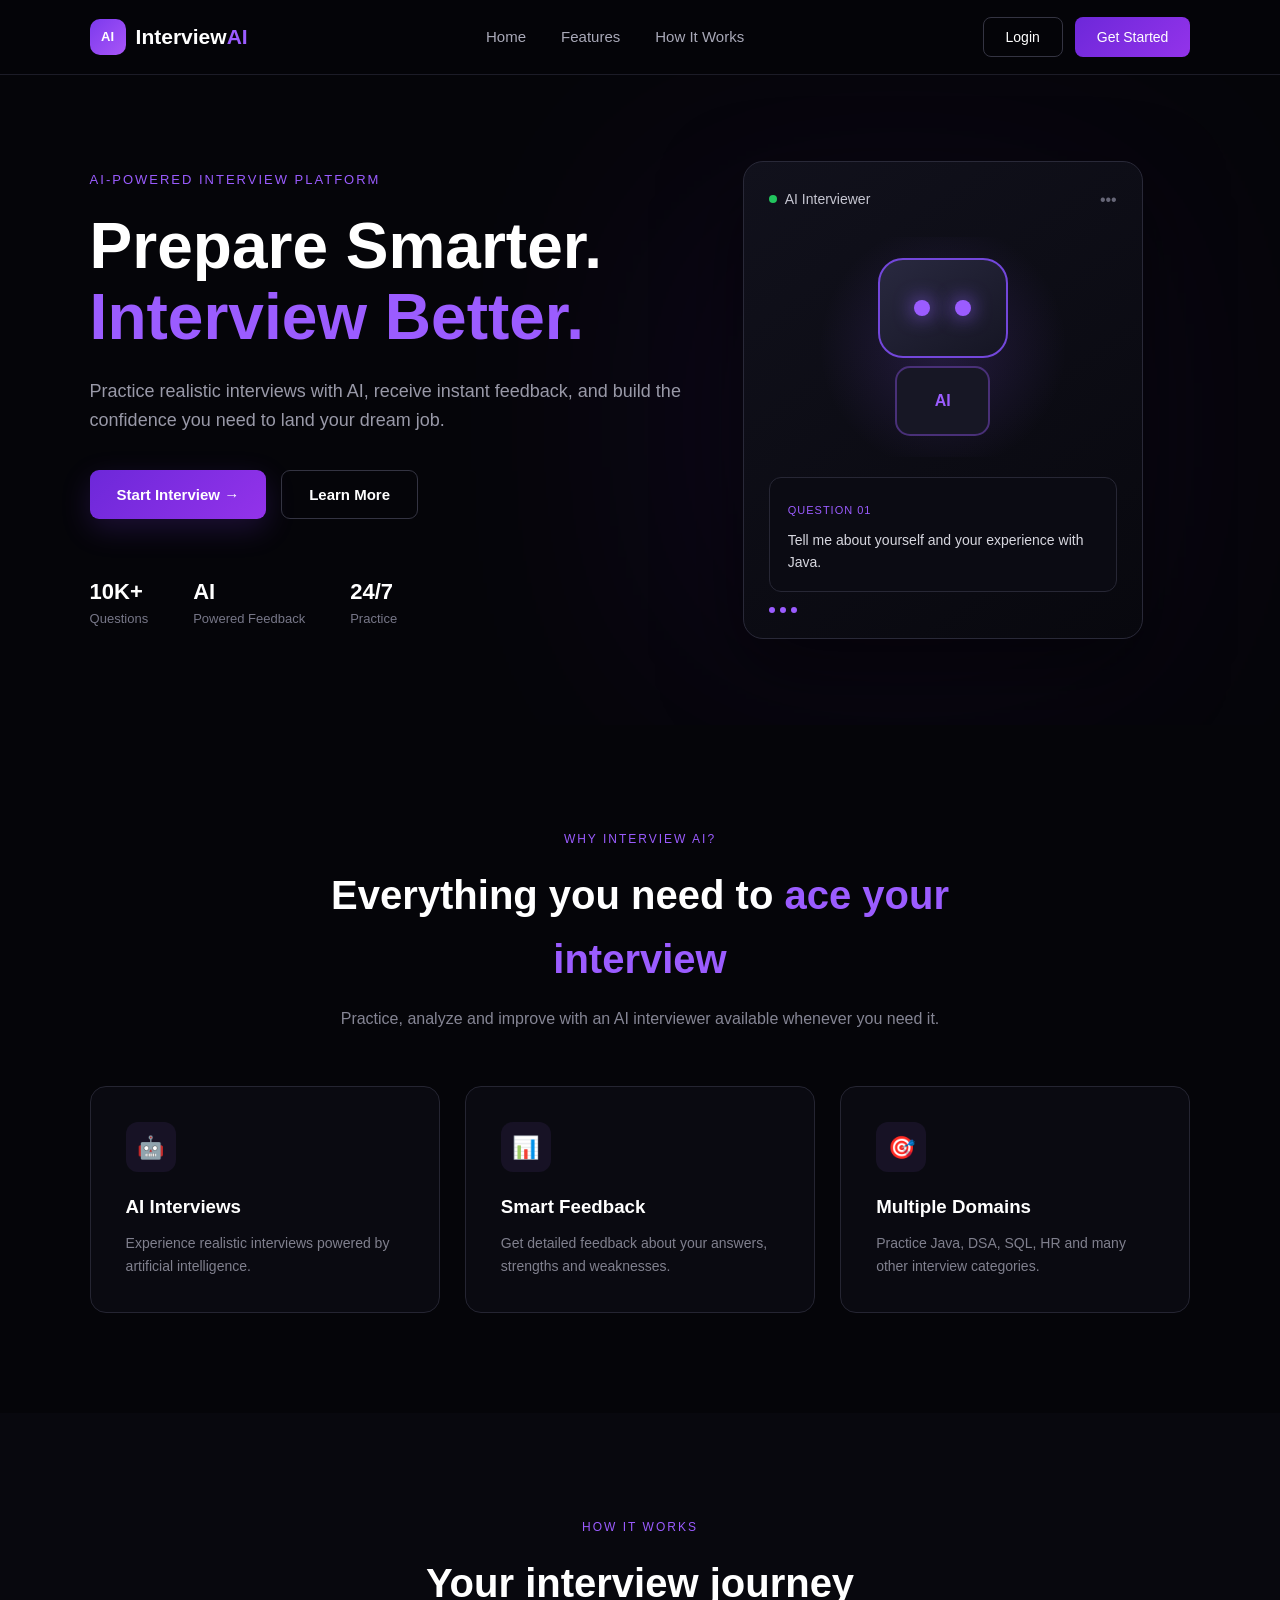
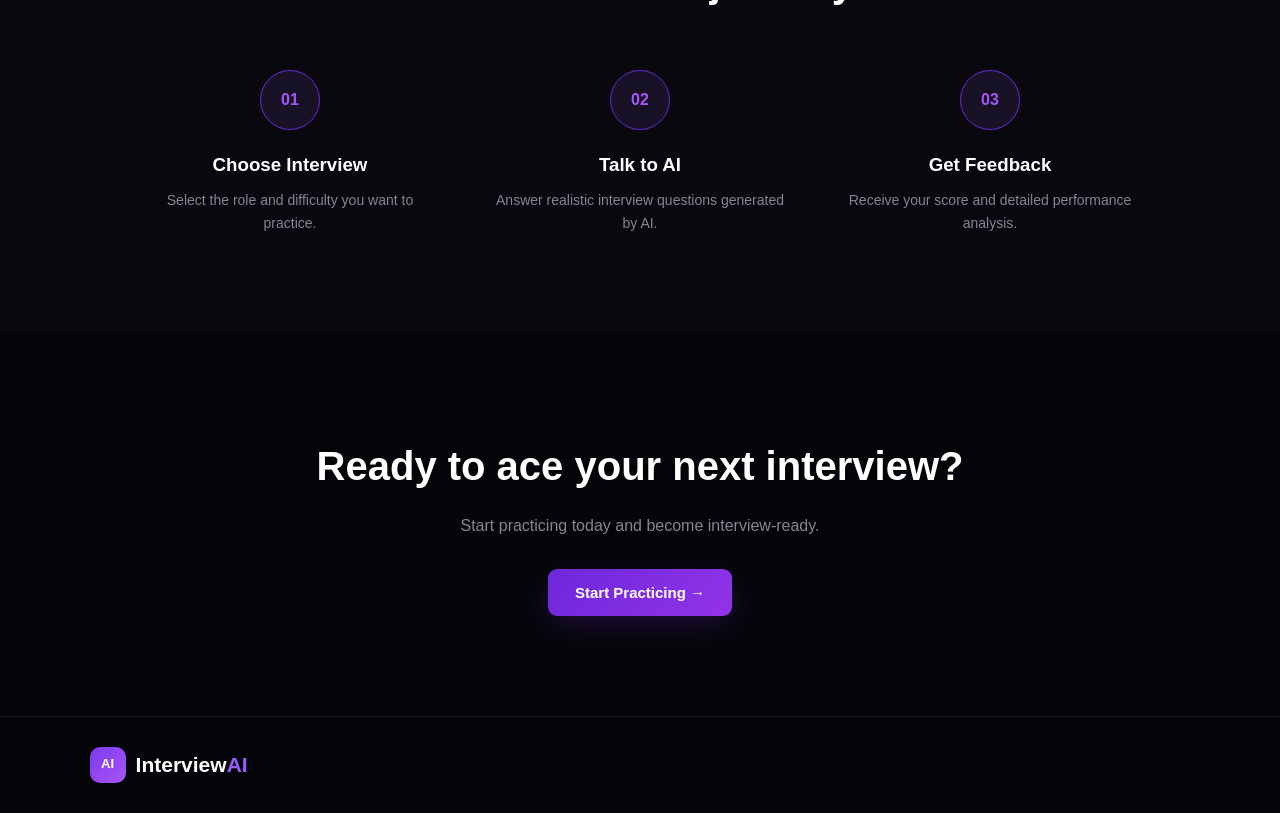
<file: Frontend/index.html>
<!DOCTYPE html>
<html lang="en">

<head>
    <meta charset="UTF-8">
    <meta name="viewport" content="width=device-width, initial-scale=1.0">

    <title>InterviewAI</title>

    <link rel="stylesheet" href="style.css">
</head>

<body>

    <!-- NAVBAR -->

    <nav class="navbar">

        <div class="logo">
            <div class="logo-icon">AI</div>
            <span>Interview<span class="purple">AI</span></span>
        </div>

        <div class="nav-links">
            <a href="#">Home</a>
            <a href="#features">Features</a>
            <a href="#how-it-works">How It Works</a>
        </div>

        <div class="nav-buttons">
            <button class="login-btn" id="loginBtn">
                Login
            </button>

            <button class="get-started" id="getStartedBtn">
                Get Started
            </button>
        </div>

    </nav>


    <!-- HERO SECTION -->

    <section class="hero">

        <div class="hero-left">

            <div class="small-heading">
                AI-POWERED INTERVIEW PLATFORM
            </div>

            <h1>
                Prepare Smarter.
                <br>
                <span>Interview Better.</span>
            </h1>

            <p>
                Practice realistic interviews with AI, receive
                instant feedback, and build the confidence you
                need to land your dream job.
            </p>

            <div class="hero-buttons">

                <button class="primary-btn" id="startInterviewBtn">
                    Start Interview
                    <span>→</span>
                </button>

                <button class="secondary-btn" id="learnMoreBtn">
                    Learn More
                </button>

            </div>

            <div class="hero-stats">

                <div>
                    <strong>10K+</strong>
                    <span>Questions</span>
                </div>

                <div>
                    <strong>AI</strong>
                    <span>Powered Feedback</span>
                </div>

                <div>
                    <strong>24/7</strong>
                    <span>Practice</span>
                </div>

            </div>

        </div>


        <!-- RIGHT SIDE -->

        <div class="hero-right">

            <div class="ai-card">

                <div class="card-header">

                    <div class="status">
                        <span class="status-dot"></span>
                        AI Interviewer
                    </div>

                    <div class="three-dots">
                        •••
                    </div>

                </div>


                <div class="robot">

                    <div class="robot-head">

                        <div class="robot-eye"></div>
                        <div class="robot-eye"></div>

                    </div>

                    <div class="robot-body">

                        <div class="robot-screen">
                            AI
                        </div>

                    </div>

                </div>


                <div class="question-box">

                    <span>QUESTION 01</span>

                    <p>
                        Tell me about yourself and your
                        experience with Java.
                    </p>

                </div>


                <div class="thinking">

                    <span></span>
                    <span></span>
                    <span></span>

                </div>

            </div>

        </div>

    </section>


    <!-- FEATURES -->

    <section class="features" id="features">

        <div class="section-heading">

            <span>WHY INTERVIEW AI?</span>

            <h2>
                Everything you need to
                <span>ace your interview</span>
            </h2>

            <p>
                Practice, analyze and improve with an AI
                interviewer available whenever you need it.
            </p>

        </div>


        <div class="feature-container">

            <div class="feature-card">

                <div class="feature-icon">
                    🤖
                </div>

                <h3>AI Interviews</h3>

                <p>
                    Experience realistic interviews powered
                    by artificial intelligence.
                </p>

            </div>


            <div class="feature-card">

                <div class="feature-icon">
                    📊
                </div>

                <h3>Smart Feedback</h3>

                <p>
                    Get detailed feedback about your answers,
                    strengths and weaknesses.
                </p>

            </div>


            <div class="feature-card">

                <div class="feature-icon">
                    🎯
                </div>

                <h3>Multiple Domains</h3>

                <p>
                    Practice Java, DSA, SQL, HR and many
                    other interview categories.
                </p>

            </div>

        </div>

    </section>


    <!-- HOW IT WORKS -->

    <section class="how-it-works" id="how-it-works">

        <div class="section-heading">

            <span>HOW IT WORKS</span>

            <h2>
                Your interview journey
            </h2>

        </div>


        <div class="steps">

            <div class="step">

                <div class="step-number">
                    01
                </div>

                <h3>Choose Interview</h3>

                <p>
                    Select the role and difficulty
                    you want to practice.
                </p>

            </div>


            <div class="step">

                <div class="step-number">
                    02
                </div>

                <h3>Talk to AI</h3>

                <p>
                    Answer realistic interview
                    questions generated by AI.
                </p>

            </div>


            <div class="step">

                <div class="step-number">
                    03
                </div>

                <h3>Get Feedback</h3>

                <p>
                    Receive your score and detailed
                    performance analysis.
                </p>

            </div>

        </div>

    </section>


    <!-- CTA -->

    <section class="cta">

        <h2>
            Ready to ace your next interview?
        </h2>

        <p>
            Start practicing today and become
            interview-ready.
        </p>

        <button class="primary-btn" id="ctaBtn">
            Start Practicing →
        </button>

    </section>


    <!-- FOOTER -->

    <footer>

        <div class="logo">
            <div class="logo-icon">AI</div>
            <span>Interview<span class="purple">AI</span></span>
        </div>

       

    </footer>


    <script src="script.js"></script>

</body>

</html>
</file>
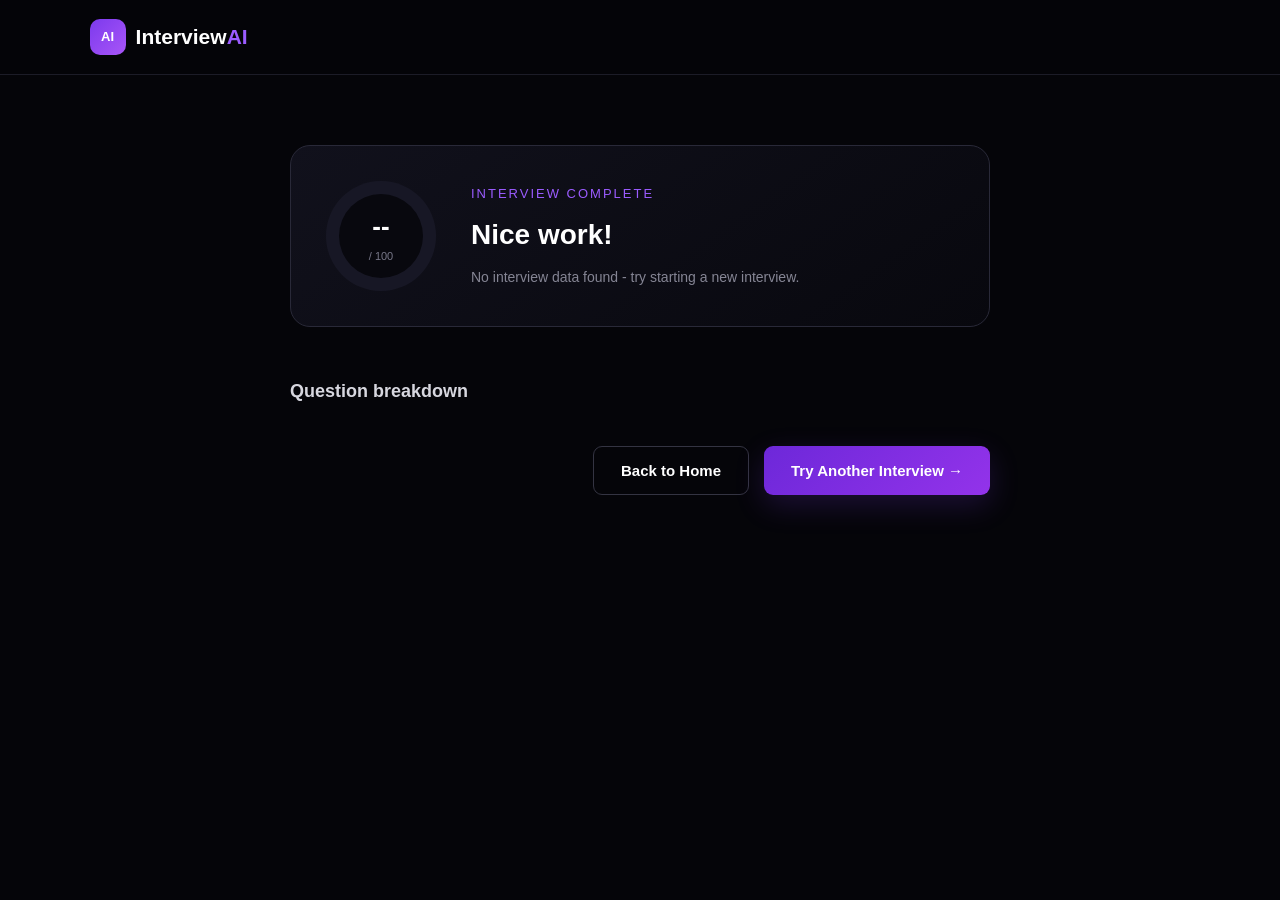
<file: Frontend/feedback.html>
<!DOCTYPE html>
<html lang="en">

<head>
    <meta charset="UTF-8">
    <meta name="viewport" content="width=device-width, initial-scale=1.0">

    <title>Your Results — InterviewAI</title>

    <link rel="stylesheet" href="style.css">
</head>

<body>

    <!-- NAVBAR -->

    <nav class="navbar">

        <div class="logo">
            <div class="logo-icon">AI</div>
            <span>Interview<span class="purple">AI</span></span>
        </div>

    </nav>


    <!-- FEEDBACK -->

    <section class="feedback">

        <div class="feedback-inner">

            <!-- SCORE -->

            <div class="score-card">

                <div class="score-ring" id="scoreRing">
                    <span class="score-number" id="scoreNumber">--</span>
                    <span class="score-label">/ 100</span>
                </div>

                <div class="score-text">

                    <span class="small-heading">INTERVIEW COMPLETE</span>

                    <h1 id="scoreHeadline">Nice work!</h1>

                    <p id="scoreSummary">
                        Here's how you did across all your questions.
                    </p>

                </div>

            </div>


            <!-- BREAKDOWN -->

            <div class="breakdown">

                <h2>Question breakdown</h2>

                <div id="breakdownList"></div>

            </div>


            <!-- ACTIONS -->

            <div class="feedback-actions">

                <button class="secondary-btn" id="homeBtn">
                    Back to Home
                </button>

                <button class="primary-btn" id="retryBtn">
                    Try Another Interview
                    <span>→</span>
                </button>

            </div>

        </div>

    </section>

    <script src="feedback.js"></script>

</body>

</html>
</file>
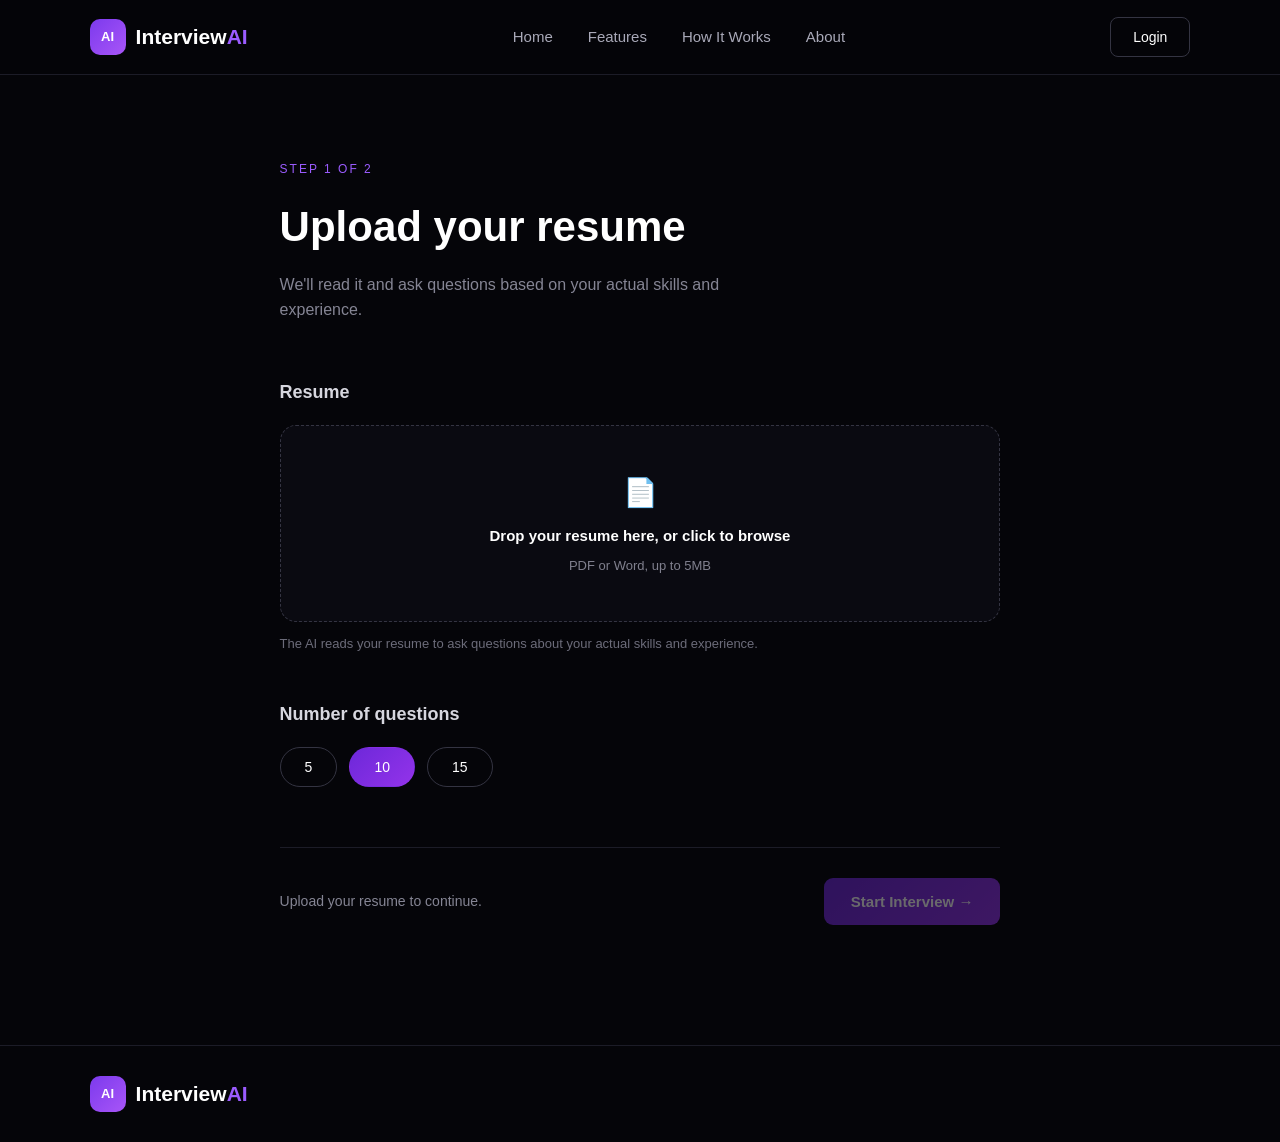
<file: Frontend/setup.html>
<!DOCTYPE html>
<html lang="en">

<head>
    <meta charset="UTF-8">
    <meta name="viewport" content="width=device-width, initial-scale=1.0">

    <title>Set Up Your Interview — InterviewAI</title>

    <link rel="stylesheet" href="style.css">
</head>

<body>

    <!-- NAVBAR -->

    <nav class="navbar">

        <div class="logo">
            <div class="logo-icon">AI</div>
            <span>Interview<span class="purple">AI</span></span>
        </div>

        <div class="nav-links">
            <a href="index.html">Home</a>
            <a href="index.html#features">Features</a>
            <a href="index.html#how-it-works">How It Works</a>
            <a href="index.html#about">About</a>
        </div>

        <div class="nav-buttons">
            <button class="login-btn" id="loginBtn">
                Login
            </button>
        </div>

    </nav>


    <!-- SETUP -->

    <section class="setup">

        <div class="setup-heading">

            <span>STEP 1 OF 2</span>

            <h1>Upload your resume</h1>

            <p>
                We'll read it and ask questions based on
                your actual skills and experience.
            </p>

        </div>


        <!-- RESUME UPLOAD -->

        <div class="setup-block">

            <h2>Resume</h2>

            <label class="upload-zone" id="uploadZone" for="resumeInput">

                <input
                    type="file"
                    id="resumeInput"
                    accept=".pdf,.doc,.docx"
                    hidden
                >

                <span class="upload-icon">📄</span>

                <span class="upload-title" id="uploadTitle">
                    Drop your resume here, or click to browse
                </span>

                <span class="upload-hint" id="uploadHint">
                    PDF or Word, up to 5MB
                </span>

            </label>

            <p class="upload-note">
                The AI reads your resume to ask questions
                about your actual skills and experience.
            </p>

        </div>


        <!-- QUESTION COUNT -->

        <div class="setup-block">

            <h2>Number of questions</h2>

            <div class="pill-group" id="countGroup">

                <button class="pill" data-count="5">5</button>
                <button class="pill" data-count="10">10</button>
                <button class="pill" data-count="15">15</button>

            </div>

        </div>


        <!-- SUMMARY / START -->

        <div class="setup-footer">

            <div class="setup-summary" id="setupSummary">
                Upload your resume to continue.
            </div>

            <button class="primary-btn" id="startBtn" disabled>
                Start Interview
                <span>→</span>
            </button>

        </div>

    </section>


    <!-- FOOTER -->

    <footer>

        <div class="logo">
            <div class="logo-icon">AI</div>
            <span>Interview<span class="purple">AI</span></span>
        </div>

    </footer>

    <script src="setup.js"></script>

</body>

</html>
</file>
<file: Frontend/style.css>
* {
    margin: 0;
    padding: 0;
    box-sizing: border-box;
}


body {
    font-family: Arial, Helvetica, sans-serif;

    background: #050509;

    color: white;

    line-height: 1.6;
}


/* =========================
   NAVBAR
========================= */

.navbar {
    height: 75px;

    display: flex;
    align-items: center;
    justify-content: space-between;

    padding: 0 7%;

    border-bottom: 1px solid #1c1c27;

    background: rgba(5, 5, 9, 0.95);
}


.logo {
    display: flex;
    align-items: center;

    gap: 10px;

    font-size: 21px;
    font-weight: bold;
}


.logo-icon {
    width: 36px;
    height: 36px;

    display: flex;
    align-items: center;
    justify-content: center;

    border-radius: 10px;

    background: linear-gradient(
        135deg,
        #7c3aed,
        #a855f7
    );

    font-size: 13px;
}


.purple {
    color: #9b5cff;
}


.nav-links {
    display: flex;

    gap: 35px;
}


.nav-links a {
    color: #a9a9b8;

    text-decoration: none;

    font-size: 15px;

    transition: 0.3s;
}


.nav-links a:hover {
    color: white;
}


.nav-buttons {
    display: flex;

    gap: 12px;
}


.login-btn,
.get-started {
    padding: 11px 22px;

    border-radius: 8px;

    cursor: pointer;

    font-size: 14px;
}


.login-btn {
    background: transparent;

    border: 1px solid #343442;

    color: white;
}


.get-started {
    border: none;

    color: white;

    background: linear-gradient(
        135deg,
        #6d28d9,
        #9333ea
    );
}


/* =========================
   HERO
========================= */

.hero {
    min-height: 650px;

    display: flex;
    align-items: center;

    padding: 80px 7%;

    position: relative;

    overflow: hidden;
}


.hero::before {
    content: "";

    position: absolute;

    width: 500px;
    height: 500px;

    background: #6d28d9;

    opacity: 0.08;

    filter: blur(120px);

    top: 100px;
    right: 10%;
}


.hero-left {
    width: 55%;

    position: relative;

    z-index: 2;
}


.small-heading {
    color: #9b5cff;

    font-size: 13px;

    letter-spacing: 2px;

    margin-bottom: 20px;
}


.hero h1 {
    font-size: 64px;

    line-height: 1.1;

    margin-bottom: 25px;
}


.hero h1 span {
    color: #9b5cff;
}


.hero-left > p {
    max-width: 600px;

    color: #9999a8;

    font-size: 18px;

    margin-bottom: 35px;
}


.hero-buttons {
    display: flex;

    gap: 15px;
}


.primary-btn,
.secondary-btn {
    padding: 15px 27px;

    border-radius: 9px;

    font-size: 15px;

    font-weight: bold;

    cursor: pointer;
}


.primary-btn {
    background: linear-gradient(
        135deg,
        #6d28d9,
        #9333ea
    );

    color: white;

    border: none;

    box-shadow: 0 10px 30px rgba(
        124,
        58,
        237,
        0.2
    );
}


.secondary-btn {
    background: transparent;

    border: 1px solid #343442;

    color: white;
}


.hero-stats {
    display: flex;

    gap: 45px;

    margin-top: 55px;
}


.hero-stats div {
    display: flex;

    flex-direction: column;
}


.hero-stats strong {
    font-size: 22px;
}


.hero-stats span {
    color: #777788;

    font-size: 13px;
}


/* =========================
   AI CARD
========================= */

.hero-right {
    width: 45%;

    display: flex;

    justify-content: center;

    position: relative;
}


.ai-card {
    width: 400px;

    padding: 25px;

    border-radius: 20px;

    background: linear-gradient(
        145deg,
        #11111c,
        #08080e
    );

    border: 1px solid #292938;

    box-shadow:
        0 30px 80px rgba(0, 0, 0, 0.5);
}


.card-header {
    display: flex;

    justify-content: space-between;

    align-items: center;

    color: #c6c6d1;

    margin-bottom: 25px;
}


.status {
    display: flex;

    align-items: center;

    gap: 8px;

    font-size: 14px;
}


.status-dot {
    width: 8px;
    height: 8px;

    border-radius: 50%;

    background: #22c55e;
}


.three-dots {
    color: #666677;
}


/* Robot */

.robot {
    height: 220px;

    display: flex;

    flex-direction: column;

    align-items: center;

    justify-content: center;

    background:
        radial-gradient(
            circle,
            rgba(139, 92, 246, 0.18),
            transparent 60%
        );

    margin-bottom: 20px;
}


.robot-head {
    width: 130px;
    height: 100px;

    border-radius: 25px;

    background: linear-gradient(
        145deg,
        #292940,
        #151523
    );

    border: 2px solid #7347db;

    display: flex;

    align-items: center;

    justify-content: center;

    gap: 25px;
}


.robot-eye {
    width: 16px;
    height: 16px;

    border-radius: 50%;

    background: #9b5cff;

    box-shadow:
        0 0 20px #8b5cf6;
}


.robot-body {
    width: 95px;
    height: 70px;

    background: #171725;

    border: 2px solid #493078;

    border-radius: 15px;

    display: flex;

    justify-content: center;

    align-items: center;

    margin-top: 8px;
}


.robot-screen {
    color: #9b5cff;

    font-weight: bold;
}


/* Question */

.question-box {
    background: #0b0b13;

    border: 1px solid #272735;

    padding: 18px;

    border-radius: 12px;
}


.question-box span {
    font-size: 11px;

    color: #9b5cff;

    letter-spacing: 1px;
}


.question-box p {
    color: #d7d7df;

    margin-top: 7px;

    font-size: 14px;
}


/* Thinking */

.thinking {
    display: flex;

    gap: 5px;

    margin-top: 15px;
}


.thinking span {
    width: 6px;
    height: 6px;

    border-radius: 50%;

    background: #9b5cff;
}


/* =========================
   FEATURES
========================= */

.features,
.how-it-works {
    padding: 100px 7%;
}


.section-heading {
    text-align: center;

    max-width: 700px;

    margin: auto;

    margin-bottom: 55px;
}


.section-heading > span {
    color: #9b5cff;

    font-size: 12px;

    letter-spacing: 2px;
}


.section-heading h2 {
    font-size: 40px;

    margin-top: 12px;
}


.section-heading h2 span {
    color: #9b5cff;
}


.section-heading p {
    color: #858594;

    margin-top: 15px;
}


.feature-container {
    display: grid;

    grid-template-columns:
        repeat(3, 1fr);

    gap: 25px;
}


.feature-card {
    padding: 35px;

    border: 1px solid #252532;

    border-radius: 16px;

    background: #0a0a11;

    transition: 0.3s;
}


.feature-card:hover {
    transform: translateY(-5px);

    border-color: #6d28d9;
}


.feature-icon {
    width: 50px;
    height: 50px;

    display: flex;

    align-items: center;
    justify-content: center;

    background: #171225;

    border-radius: 12px;

    font-size: 22px;

    margin-bottom: 20px;
}


.feature-card h3 {
    margin-bottom: 10px;
}


.feature-card p {
    color: #80808e;

    font-size: 14px;
}


/* =========================
   HOW IT WORKS
========================= */

.how-it-works {
    background: #08080e;
}


.steps {
    max-width: 1000px;

    margin: auto;

    display: grid;

    grid-template-columns:
        repeat(3, 1fr);

    gap: 50px;
}


.step {
    text-align: center;
}


.step-number {
    width: 60px;
    height: 60px;

    margin: auto;

    display: flex;

    align-items: center;
    justify-content: center;

    border-radius: 50%;

    background: #171225;

    border: 1px solid #6d28d9;

    color: #a855f7;

    font-weight: bold;

    margin-bottom: 20px;
}


.step p {
    color: #858594;

    font-size: 14px;

    margin-top: 10px;
}


/* =========================
   CTA
========================= */

.cta {
    text-align: center;

    padding: 100px 20px;
}


.cta h2 {
    font-size: 40px;
}


.cta p {
    color: #858594;

    margin: 15px 0 30px;
}


/* =========================
   FOOTER
========================= */

footer {
    border-top: 1px solid #1c1c27;

    padding: 30px 7%;

    display: flex;

    justify-content: space-between;

    align-items: center;
}


footer p {
    color: #666677;

    font-size: 13px;
}


/* =========================
   AUTH (LOGIN / SIGNUP)
========================= */

.auth-nav-btn {
    text-decoration: none;

    display: inline-flex;

    align-items: center;
}


.auth {
    min-height: calc(100vh - 75px);

    display: flex;

    align-items: center;

    justify-content: center;

    padding: 60px 20px;
}


.auth-card {
    width: 100%;

    max-width: 420px;

    padding: 40px;

    border-radius: 20px;

    background: linear-gradient(145deg, #11111c, #08080e);

    border: 1px solid #292938;

    box-shadow: 0 30px 80px rgba(0, 0, 0, 0.5);
}


.auth-card .small-heading {
    display: block;
}


.auth-card h1 {
    font-size: 26px;

    margin: 10px 0 8px;
}


.auth-subtext {
    color: #858594;

    font-size: 14px;

    margin-bottom: 30px;
}


.field {
    display: flex;

    flex-direction: column;

    gap: 7px;

    margin-bottom: 18px;
}


.field label {
    font-size: 13px;

    color: #a9a9b8;
}


.field input {
    width: 100%;

    padding: 13px 14px;

    border-radius: 10px;

    border: 1px solid #252532;

    background: #0a0a11;

    color: white;

    font-size: 14px;

    font-family: inherit;
}


.field input::placeholder {
    color: #55555f;
}


.field input:focus {
    outline: none;

    border-color: #9333ea;
}


.field input.has-error {
    border-color: #dc4c4c;
}


.field-error {
    min-height: 16px;

    color: #f27272;

    font-size: 12px;
}


.auth-submit {
    width: 100%;

    justify-content: center;

    display: flex;

    align-items: center;

    gap: 8px;

    margin-top: 8px;
}


.auth-switch {
    text-align: center;

    color: #858594;

    font-size: 13px;

    margin-top: 22px;
}


.auth-switch a {
    color: #9b5cff;

    text-decoration: none;

    font-weight: bold;
}


.auth-switch a:hover {
    text-decoration: underline;
}


@media (max-width: 480px) {

    .auth-card {
        padding: 28px 22px;
    }

}


/* =========================
   FEEDBACK SCREEN
========================= */

.feedback {
    display: flex;

    justify-content: center;

    padding: 70px 7% 100px;
}


.feedback-inner {
    width: 100%;

    max-width: 700px;
}


.score-card {
    display: flex;

    align-items: center;

    gap: 35px;

    padding: 35px;

    border-radius: 20px;

    background: linear-gradient(145deg, #11111c, #08080e);

    border: 1px solid #292938;

    margin-bottom: 50px;
}


.score-ring {
    position: relative;

    flex-shrink: 0;

    width: 110px;
    height: 110px;

    border-radius: 50%;

    display: flex;

    flex-direction: column;

    align-items: center;

    justify-content: center;

    background:
        conic-gradient(#9333ea calc(var(--score, 0) * 1%), #171725 0);
}


.score-ring::after {
    content: "";

    position: absolute;

    width: 84px;
    height: 84px;

    border-radius: 50%;

    background: #08080e;
}


.score-number,
.score-label {
    position: relative;

    z-index: 1;
}


.score-number {
    font-size: 26px;

    font-weight: bold;
}


.score-label {
    font-size: 11px;

    color: #777788;
}


.score-text .small-heading {
    display: block;

    margin-bottom: 8px;
}


.score-text h1 {
    font-size: 28px;

    margin-bottom: 8px;
}


.score-text p {
    color: #858594;

    font-size: 14px;
}


.breakdown h2 {
    font-size: 18px;

    margin-bottom: 18px;

    color: #d7d7df;
}


.breakdown-item {
    padding: 22px;

    border-radius: 14px;

    border: 1px solid #252532;

    background: #0a0a11;

    margin-bottom: 14px;
}


.breakdown-item-top {
    display: flex;

    justify-content: space-between;

    align-items: flex-start;

    gap: 15px;

    margin-bottom: 12px;
}


.breakdown-question {
    font-size: 14px;

    color: #d7d7df;

    font-weight: bold;
}


.breakdown-score {
    flex-shrink: 0;

    padding: 4px 12px;

    border-radius: 999px;

    font-size: 12px;

    font-weight: bold;

    background: #171225;

    color: #a855f7;

    border: 1px solid #493078;
}


.breakdown-answer {
    color: #80808e;

    font-size: 13px;

    margin-bottom: 10px;

    padding-left: 14px;

    border-left: 2px solid #252532;
}


.breakdown-note {
    color: #9b9ba8;

    font-size: 13px;
}


.feedback-actions {
    display: flex;

    justify-content: flex-end;

    gap: 15px;

    margin-top: 40px;
}


@media (max-width: 600px) {

    .score-card {
        flex-direction: column;

        text-align: center;
    }

    .feedback-actions {
        flex-direction: column-reverse;
    }

    .feedback-actions button {
        width: 100%;
    }

}


/* =========================
   INTERVIEW SESSION
========================= */

.session {
    display: flex;

    justify-content: center;

    padding: 60px 7% 100px;
}


.session-inner {
    width: 100%;

    max-width: 560px;
}


.progress-row {
    display: flex;

    flex-direction: column;

    gap: 10px;

    margin-bottom: 25px;

    color: #858594;

    font-size: 13px;
}


.progress-track {
    height: 6px;

    border-radius: 999px;

    background: #171725;

    overflow: hidden;
}


.progress-fill {
    height: 100%;

    width: 10%;

    border-radius: 999px;

    background: linear-gradient(90deg, #6d28d9, #9333ea);

    transition: width 0.4s ease;
}


.session-card {
    width: 100%;

    margin-bottom: 30px;
}


.session-card .thinking {
    display: none;
}


.session-card.is-thinking .robot,
.session-card.is-thinking .question-box {
    opacity: 0.4;
}


.session-card.is-thinking .thinking {
    display: flex;
}


.thinking span {
    animation: pulse 1.2s infinite ease-in-out;
}


.thinking span:nth-child(2) {
    animation-delay: 0.2s;
}


.thinking span:nth-child(3) {
    animation-delay: 0.4s;
}


@keyframes pulse {

    0%, 100% {
        opacity: 0.3;

        transform: scale(0.85);
    }

    50% {
        opacity: 1;

        transform: scale(1.15);
    }

}


.question-box-top {
    display: flex;

    align-items: center;

    justify-content: space-between;
}


.icon-btn {
    width: 30px;
    height: 30px;

    display: flex;

    align-items: center;

    justify-content: center;

    border-radius: 8px;

    border: 1px solid #272735;

    background: #0b0b13;

    color: #d7d7df;

    cursor: pointer;

    font-size: 13px;

    transition: 0.2s;
}


.icon-btn:hover {
    border-color: #9333ea;
}


.icon-btn.is-active {
    border-color: #9333ea;

    background: #141022;
}


.answer-label-row {
    display: flex;

    align-items: center;

    justify-content: space-between;
}


.mic-btn {
    display: flex;

    align-items: center;

    gap: 6px;

    padding: 6px 14px;

    border-radius: 999px;

    border: 1px solid #343442;

    background: transparent;

    color: white;

    font-size: 13px;

    cursor: pointer;

    transition: 0.2s;
}


.mic-btn:hover {
    border-color: #9333ea;
}


.mic-btn.is-listening {
    border-color: transparent;

    background: linear-gradient(135deg, #6d28d9, #9333ea);

    animation: mic-pulse 1.2s infinite;
}


@keyframes mic-pulse {

    0%, 100% {
        box-shadow: 0 0 0 0 rgba(147, 51, 234, 0.5);
    }

    50% {
        box-shadow: 0 0 0 8px rgba(147, 51, 234, 0);
    }

}


.answer-block textarea {
    width: 100%;

    resize: vertical;

    padding: 16px;

    border-radius: 12px;

    border: 1px solid #252532;

    background: #0a0a11;

    color: white;

    font-family: inherit;

    font-size: 14px;
}


.answer-block textarea:focus {
    outline: none;

    border-color: #9333ea;
}


.answer-footer {
    display: flex;

    align-items: center;

    justify-content: space-between;

    gap: 15px;

    margin-top: 5px;
}


.answer-hint {
    color: #6c6c7a;

    font-size: 13px;
}


@media (max-width: 500px) {

    .answer-footer {
        flex-direction: column;

        align-items: stretch;
    }

}


/* =========================
   SETUP SCREEN
========================= */

.setup {
    max-width: 900px;

    margin: auto;

    padding: 80px 7% 120px;
}


.setup-heading {
    margin-bottom: 55px;
}


.setup-heading span {
    color: #9b5cff;

    font-size: 12px;

    letter-spacing: 2px;
}


.setup-heading h1 {
    font-size: 42px;

    margin-top: 12px;
}


.setup-heading p {
    color: #858594;

    margin-top: 12px;

    max-width: 520px;
}


.setup-block {
    margin-bottom: 45px;
}


.setup-block h2 {
    font-size: 18px;

    margin-bottom: 18px;

    color: #d7d7df;
}


/* Resume upload */

.upload-zone {
    display: flex;

    flex-direction: column;

    align-items: center;

    justify-content: center;

    gap: 8px;

    text-align: center;

    padding: 45px 20px;

    border-radius: 16px;

    border: 1.5px dashed #343442;

    background: #0a0a11;

    cursor: pointer;

    transition: 0.2s;
}


.upload-zone:hover,
.upload-zone.drag-over {
    border-color: #9333ea;

    background: #100a1c;
}


.upload-zone.has-file {
    border-style: solid;

    border-color: #9333ea;

    background: #141022;
}


.upload-icon {
    font-size: 28px;
}


.upload-title {
    font-weight: bold;

    font-size: 15px;
}


.upload-hint {
    color: #80808e;

    font-size: 13px;
}


.upload-note {
    color: #6c6c7a;

    font-size: 13px;

    margin-top: 12px;
}


/* Pills */

.pill-group {
    display: flex;

    gap: 12px;
}


.pill {
    padding: 11px 24px;

    border-radius: 999px;

    border: 1px solid #343442;

    background: transparent;

    color: white;

    font-size: 14px;

    cursor: pointer;

    transition: 0.2s;
}


.pill:hover {
    border-color: #9333ea;
}


.pill.selected {
    border-color: transparent;

    background: linear-gradient(135deg, #6d28d9, #9333ea);
}


/* Footer / start button */

.setup-footer {
    display: flex;

    align-items: center;

    justify-content: space-between;

    gap: 20px;

    margin-top: 60px;

    padding-top: 30px;

    border-top: 1px solid #1c1c27;
}


.setup-summary {
    color: #858594;

    font-size: 14px;
}


.setup-footer .primary-btn:disabled {
    opacity: 0.4;

    cursor: not-allowed;

    box-shadow: none;
}


/* =========================
   RESPONSIVE
========================= */

@media (max-width: 900px) {

    .nav-links {
        display: none;
    }


    .hero {
        flex-direction: column;

        text-align: center;

        gap: 60px;
    }


    .hero-left,
    .hero-right {
        width: 100%;
    }


    .hero-buttons,
    .hero-stats {
        justify-content: center;
    }


    .hero h1 {
        font-size: 45px;
    }


    .feature-container,
    .steps {
        grid-template-columns: 1fr;
    }

}


@media (max-width: 700px) {

    .setup-footer {
        flex-direction: column;

        align-items: flex-start;
    }

}


@media (max-width: 500px) {

    .navbar {
        padding: 0 20px;
    }


    .get-started {
        display: none;
    }


    .hero {
        padding: 60px 20px;
    }


    .hero h1 {
        font-size: 38px;
    }


    .ai-card {
        width: 100%;
    }


    footer {
        flex-direction: column;

        gap: 20px;
    }

}


@media (max-width: 480px) {

    .pill-group {
        flex-wrap: wrap;
    }

    .upload-zone {
        padding: 30px 15px;
    }

}
</file>
